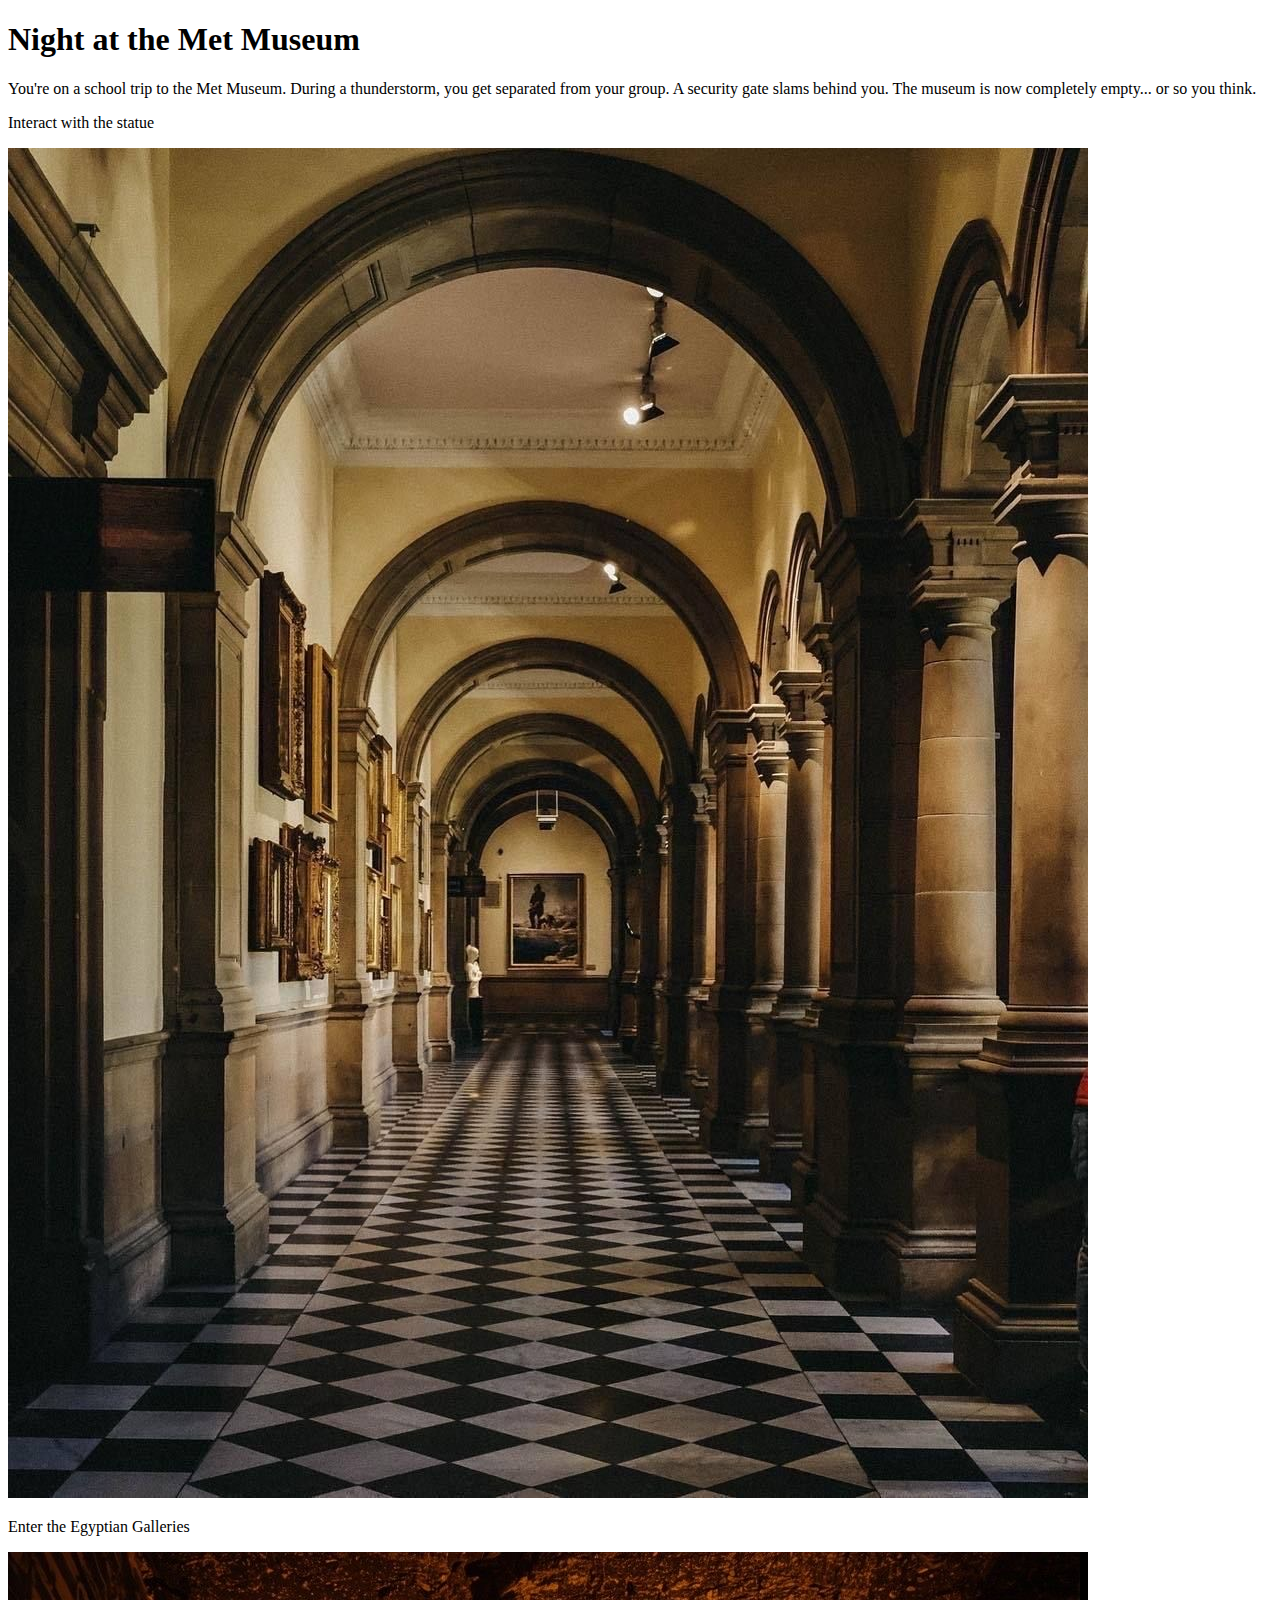
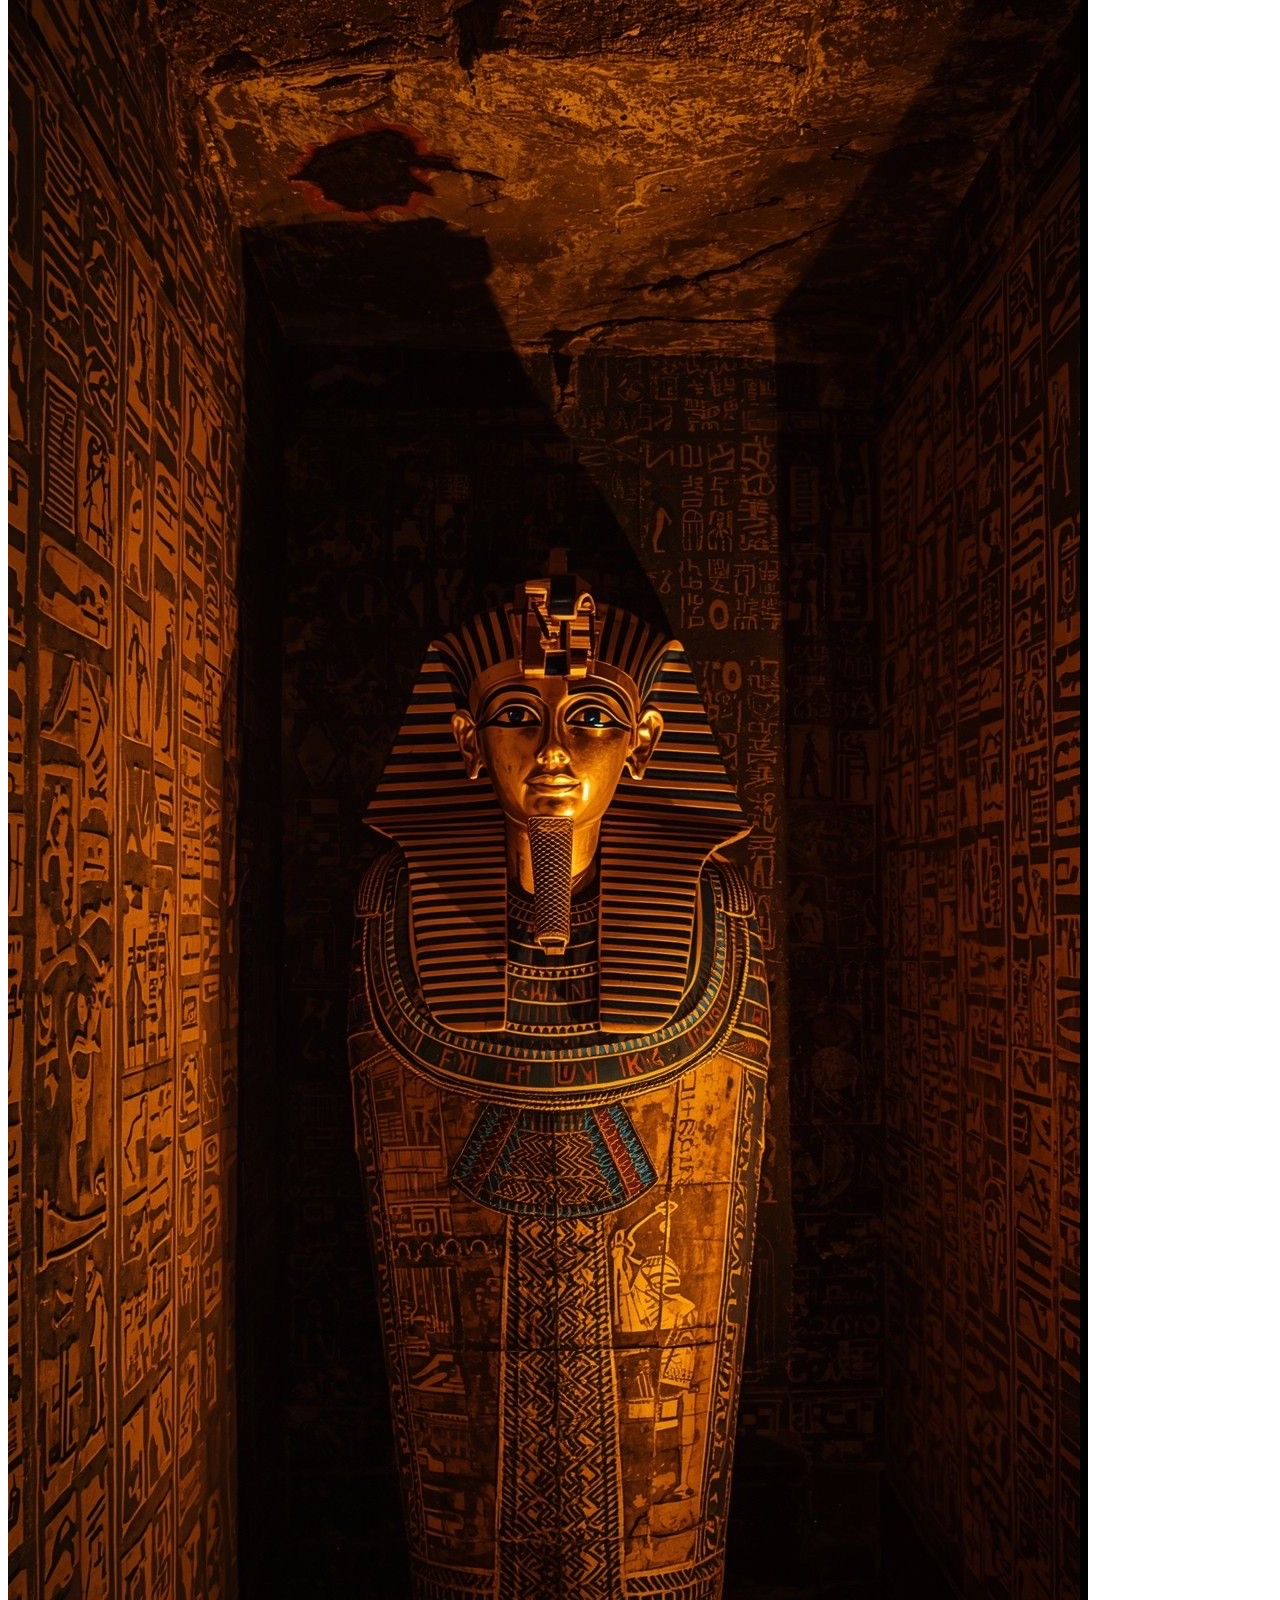
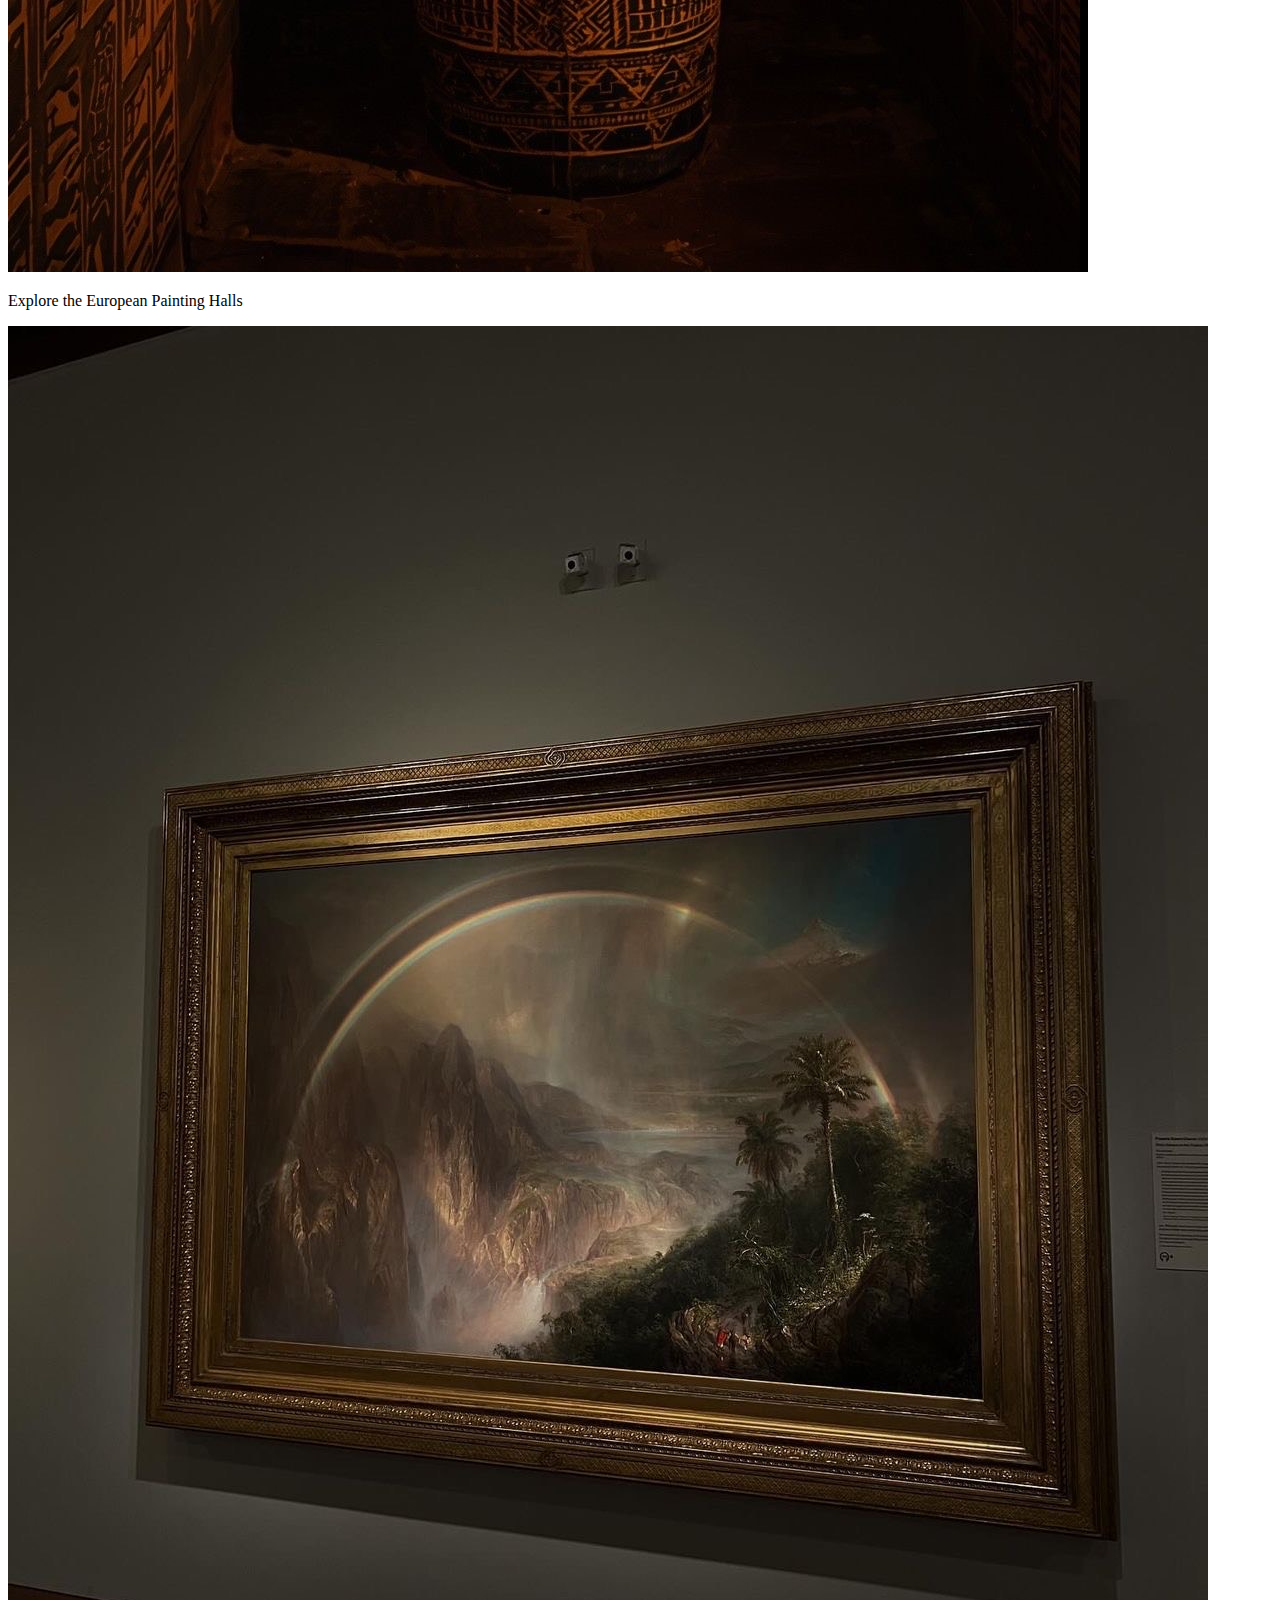
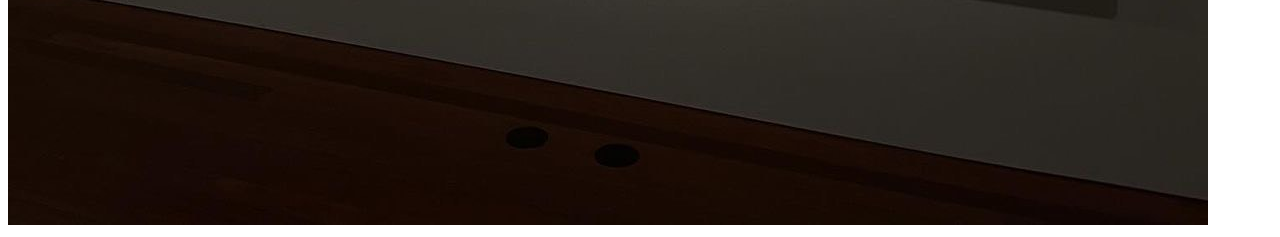
<file: index.html>
<!DOCTYPE html>
<html lang="en">
<head>
<meta charset="UTF-8">
<title>Night at the Met Museum</title>
<link rel="stylesheet" href="style.css">
</head>
<body>
<div class="container">
<h1>Night at the Met Museum</h1>
<p>
You're on a school trip to the Met Museum. 
During a thunderstorm, you get separated from your group.
A security gate slams behind you.
The museum is now completely empty... or so you think.
</p>
<p class="choice-text">Interact with the statue</p>
<a href="greek.html">
<img src="images/start.jpeg" alt="Greek Wing entrance" class="choice-img">
</a>
<p class="choice-text">Enter the Egyptian Galleries</p>
<a href="egypt.html">
<img src="images/egypt.jpeg" alt="Egyptian gallery" class="choice-img">
</a>
<p class="choice-text">Explore the European Painting Halls</p>
<a href="paintings.html">
<img src="images/paintings.jpeg" alt="Paintings hall" class="choice-img">
</a>
</div>
</body>
</html>
</file>
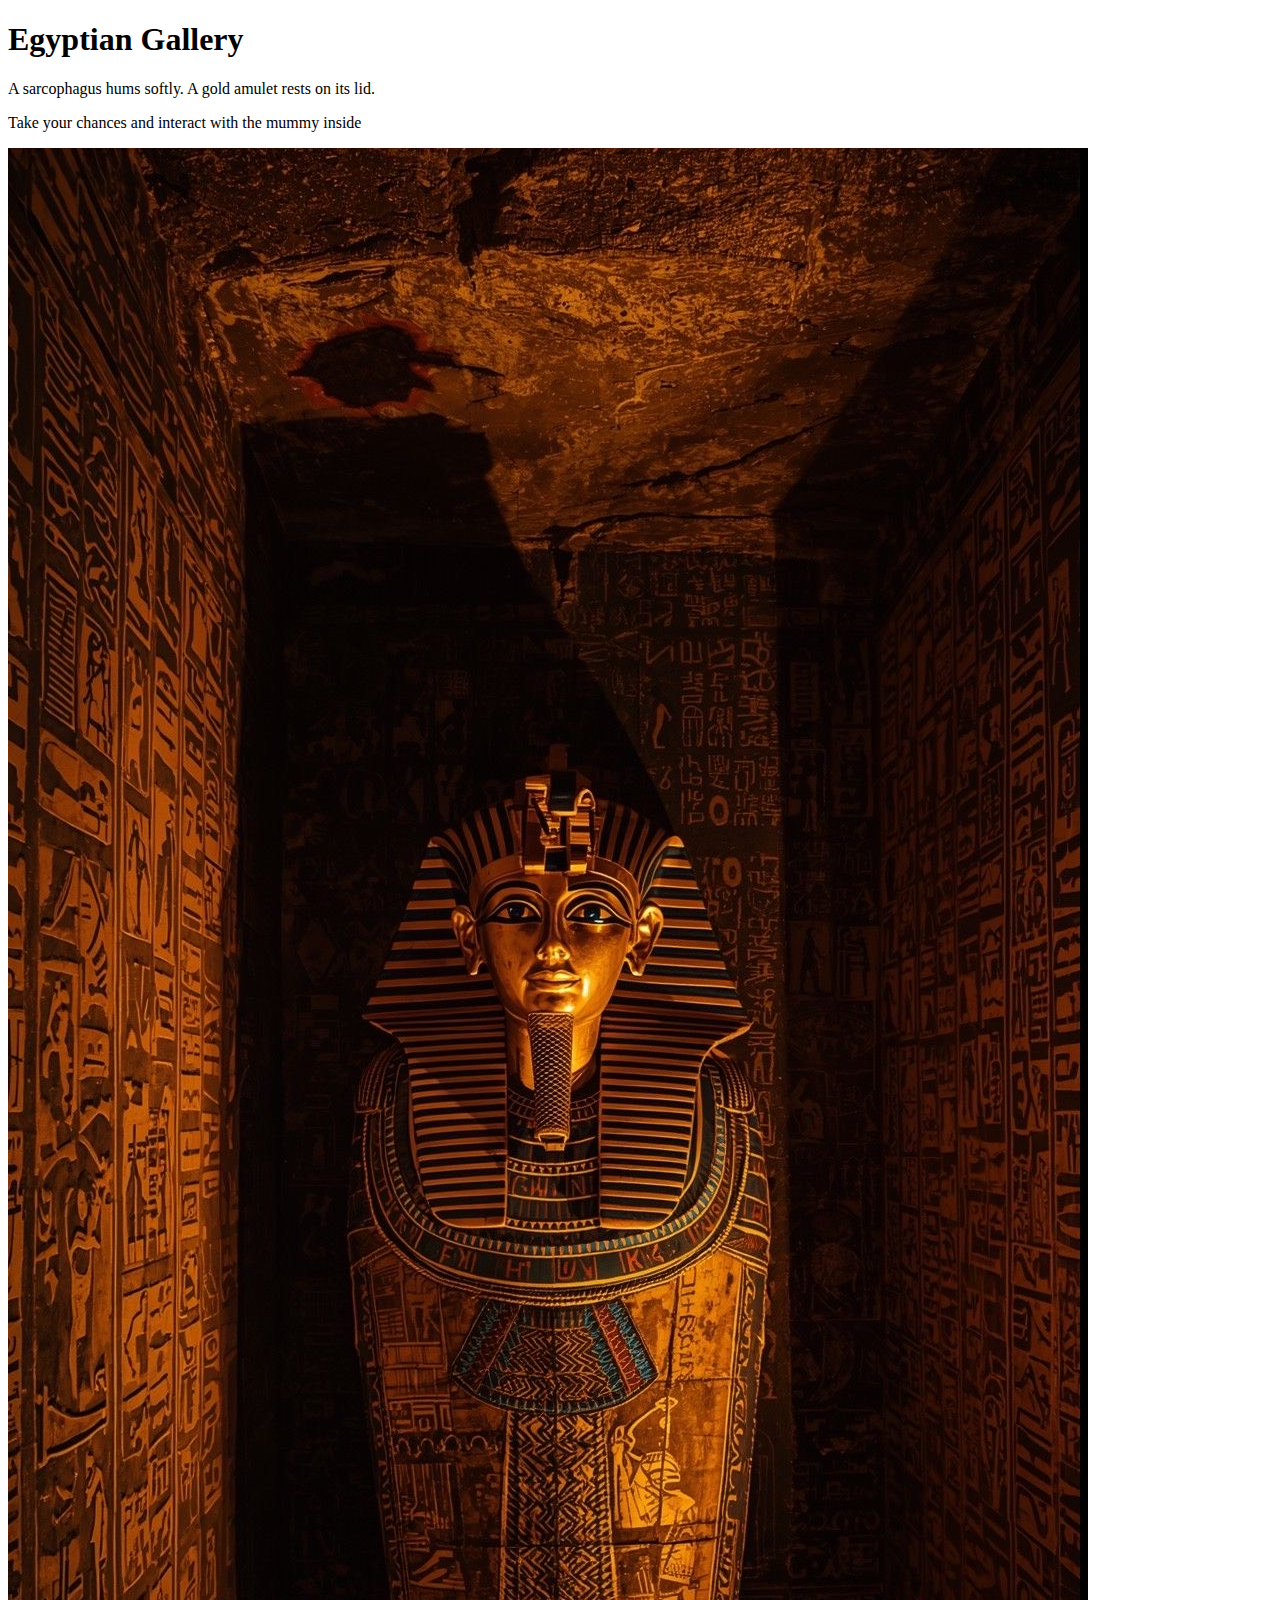
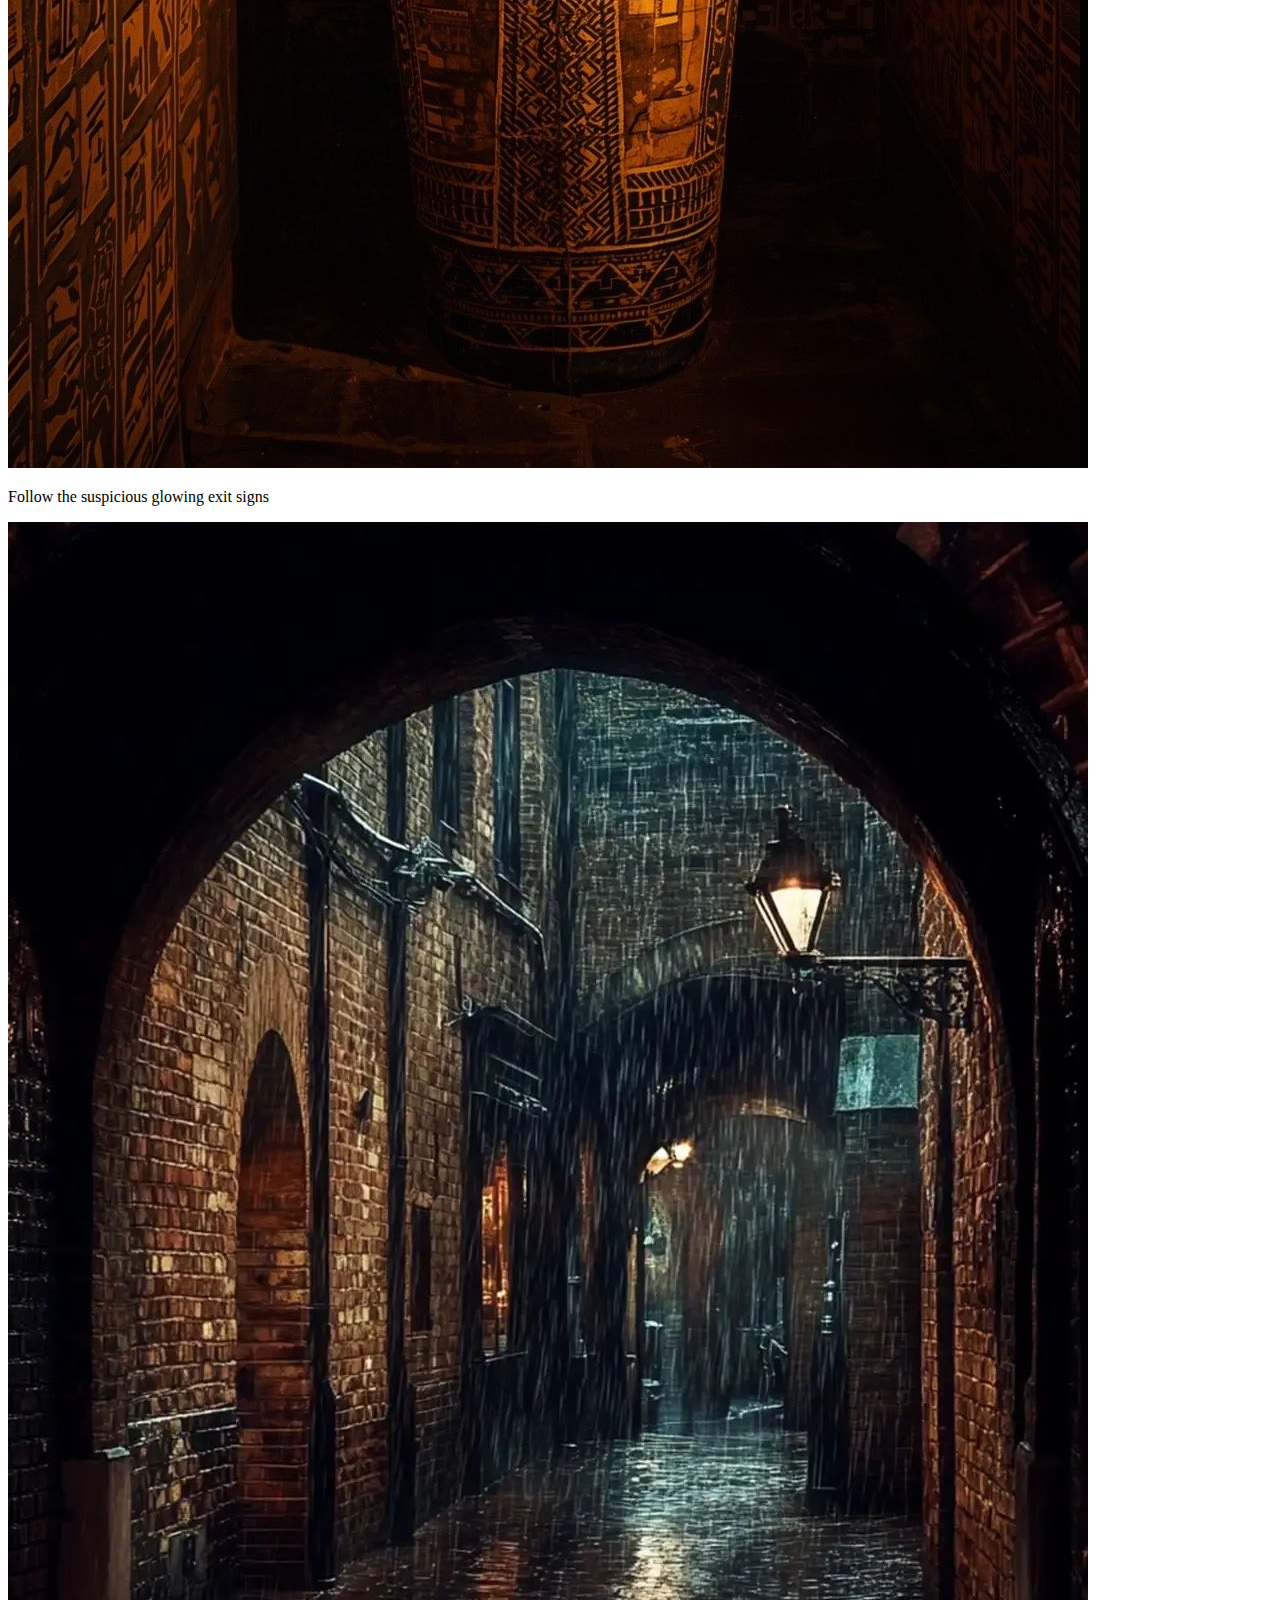
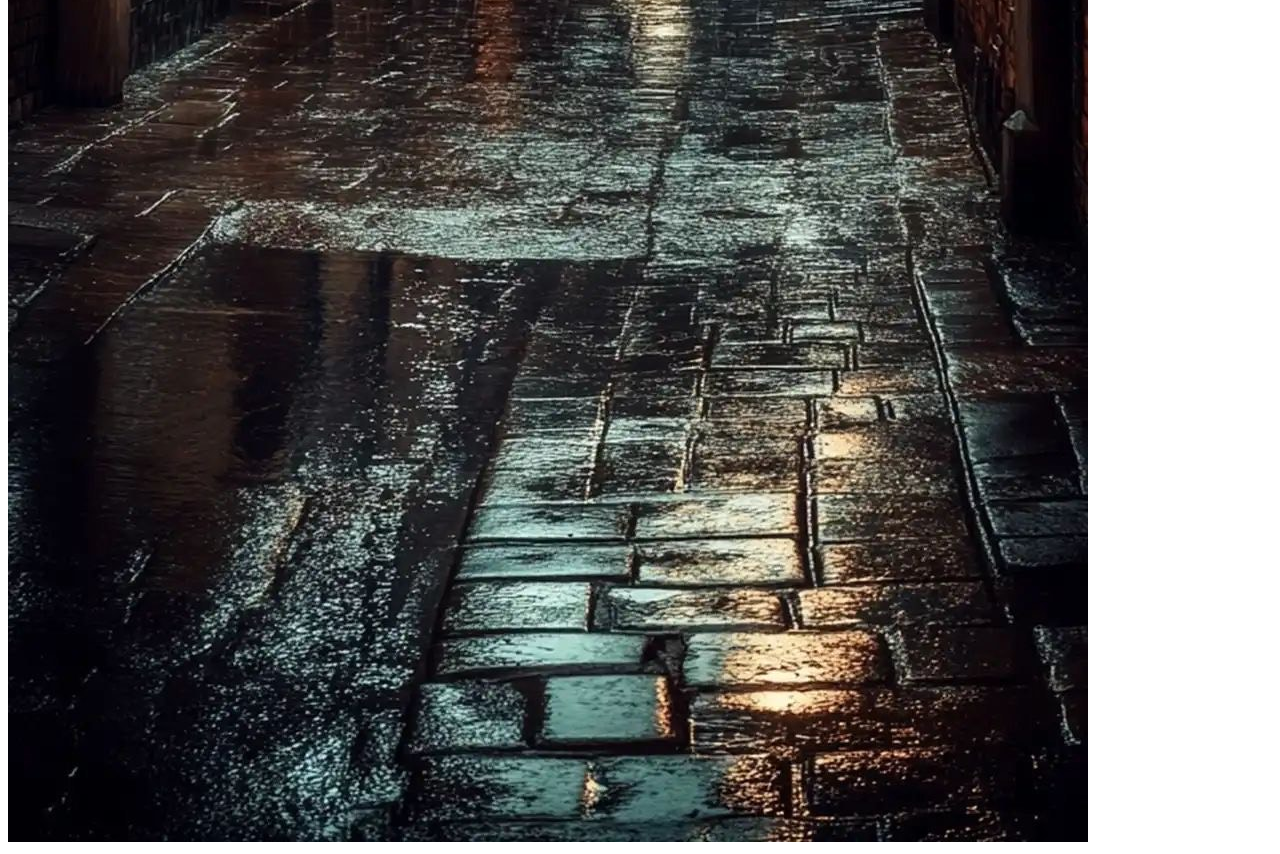
<file: egypt.html>
<!DOCTYPE html>
<html lang="en">
<head>
<meta charset="UTF-8">
<title>Egyptian Gallery</title>
<link rel="stylesheet" href="style.css">
</head>
<body>
<div class="container">
<h1>Egyptian Gallery</h1>
<p>
A sarcophagus hums softly.
A gold amulet rests on its lid.
</p>
<p class="choice-text">Take your chances and interact with the mummy inside</p>
<a href="mummy-choice.html">
<img src="images/egypt.jpeg" alt="Glowing sarcophagus" class="choice-img">
</a>
<p class="choice-text">Follow the suspicious glowing exit signs</p>
<a href="escape.html">
<img src="images/escape.jpeg" alt="Emergency exit sign" class="choice-img">
</a>
</div>
</body>
</html>
</file>
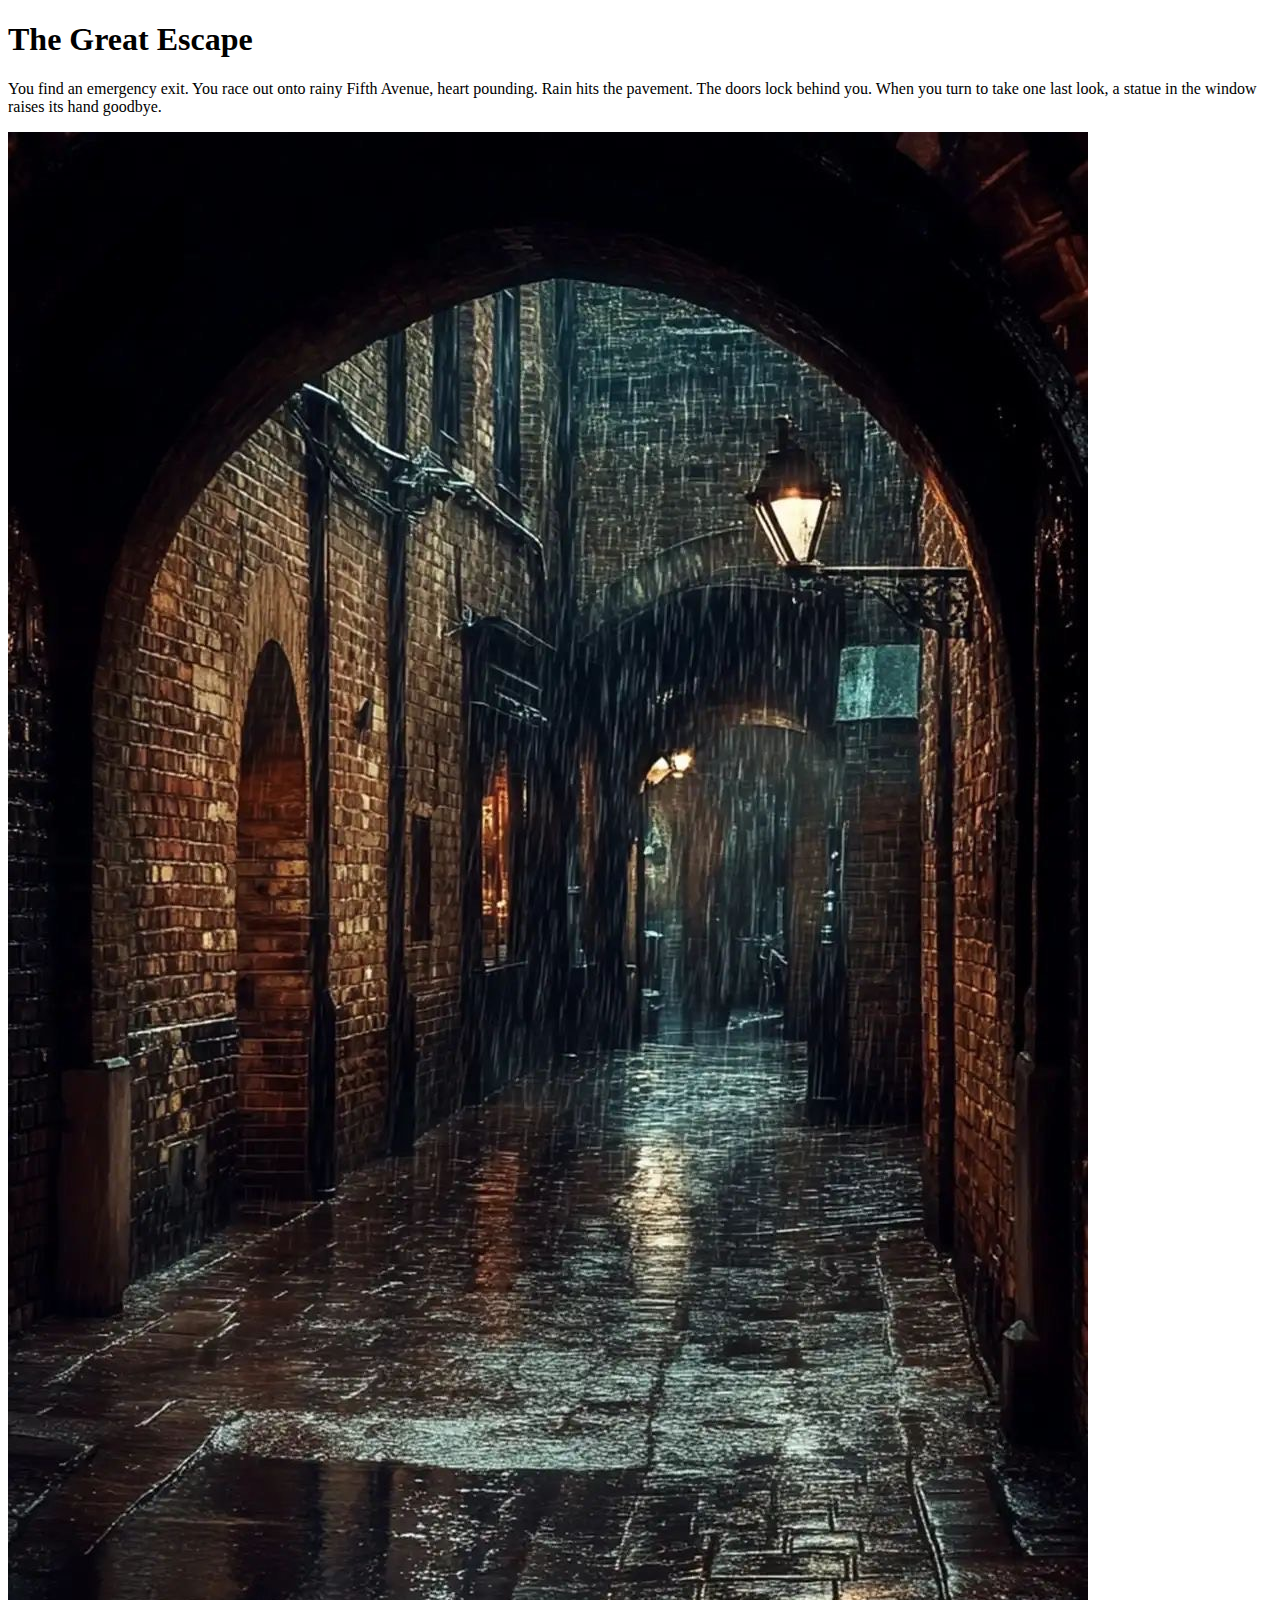
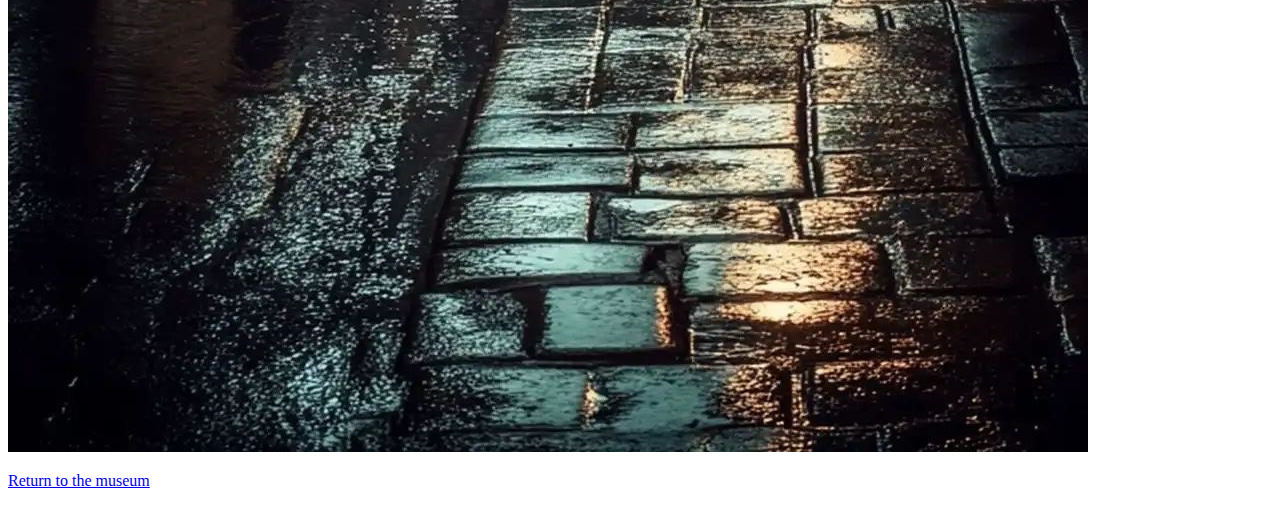
<file: escape.html>
<!DOCTYPE html>
<html lang="en">
<head>
<meta charset="UTF-8">
<title>The Escape</title>
<link rel="stylesheet" href="style.css">
</head>
<body>
<div class="container">
<h1>The Great Escape</h1>
<p>
You find an emergency exit.
You race out onto rainy Fifth Avenue, heart pounding.
Rain hits the pavement.
The doors lock behind you.
When you turn to take one last look, a statue in the window raises its hand goodbye.
</p>

<img src="images/escape.jpeg" alt="Rainy street outside museum" class="choice-img">

<a href="index.html">
<p>Return to the museum</p>
</a>
</div>
</body>
</html>
</file>
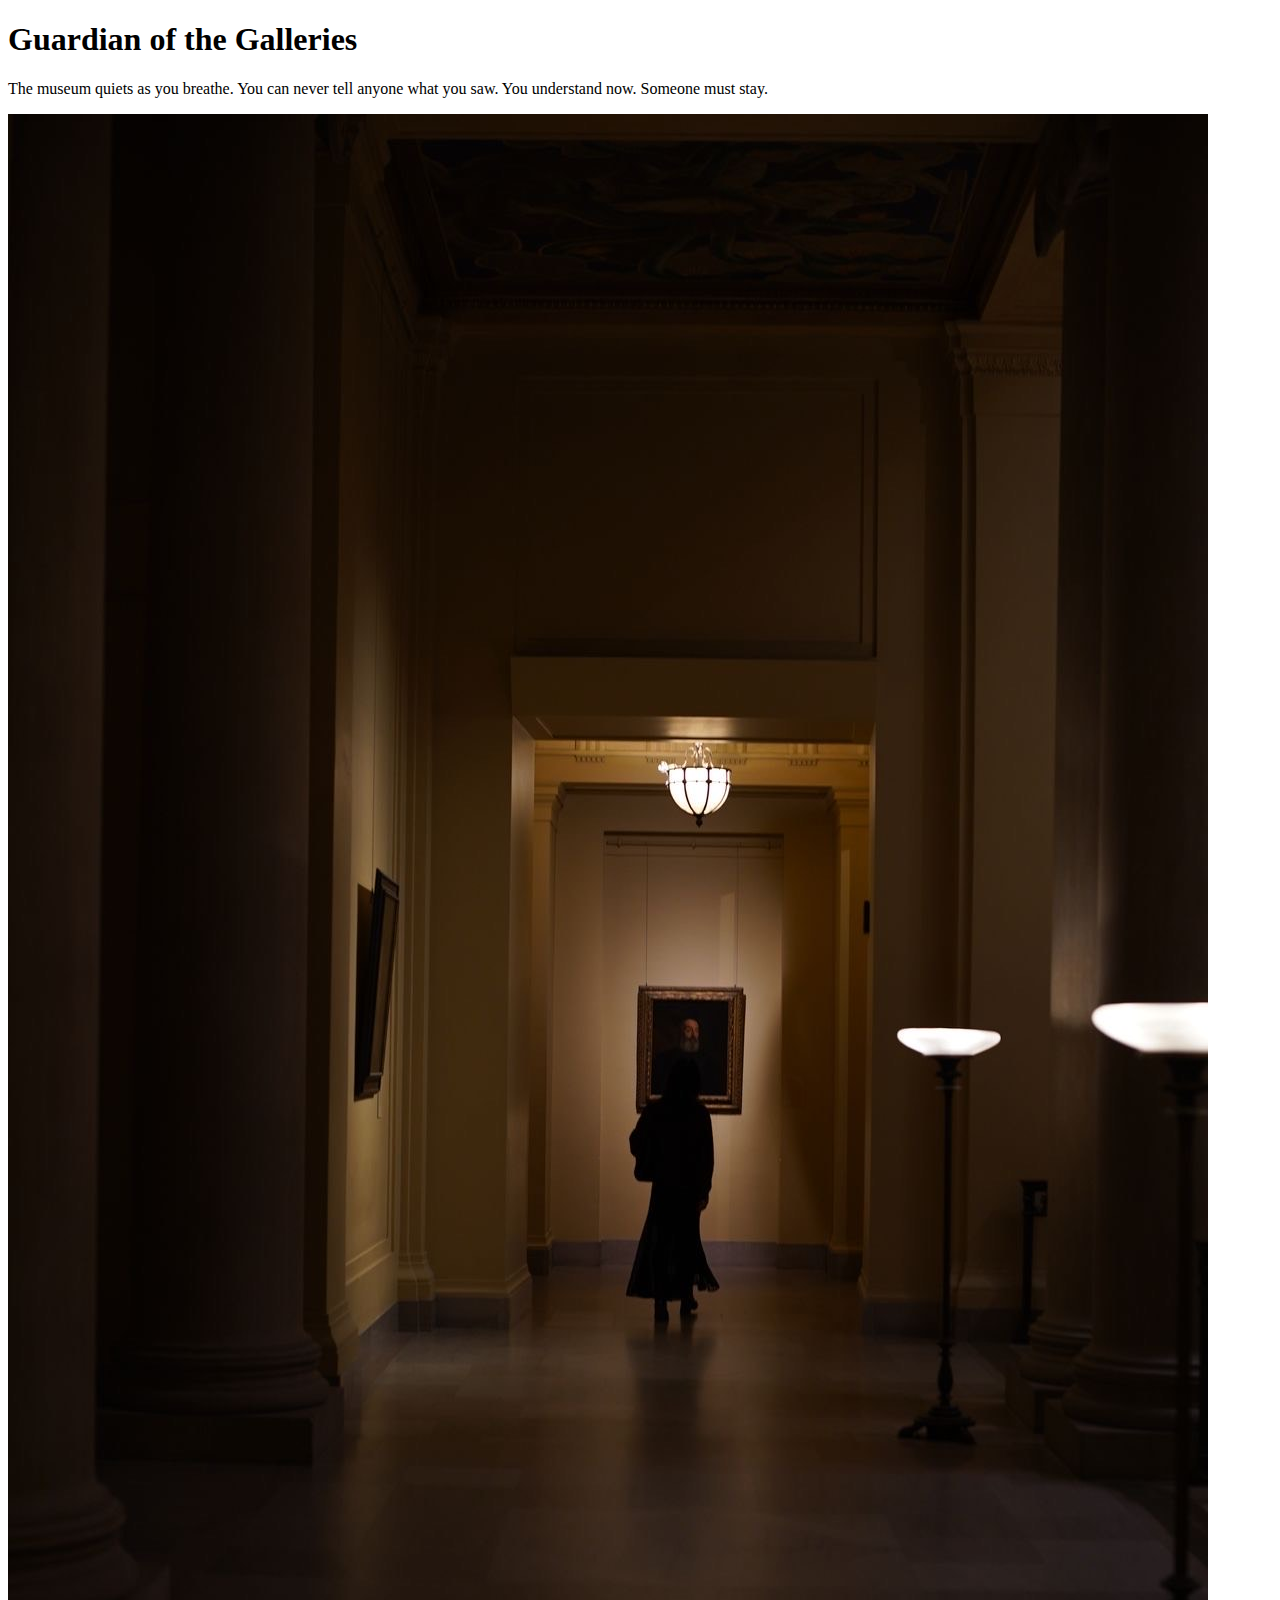
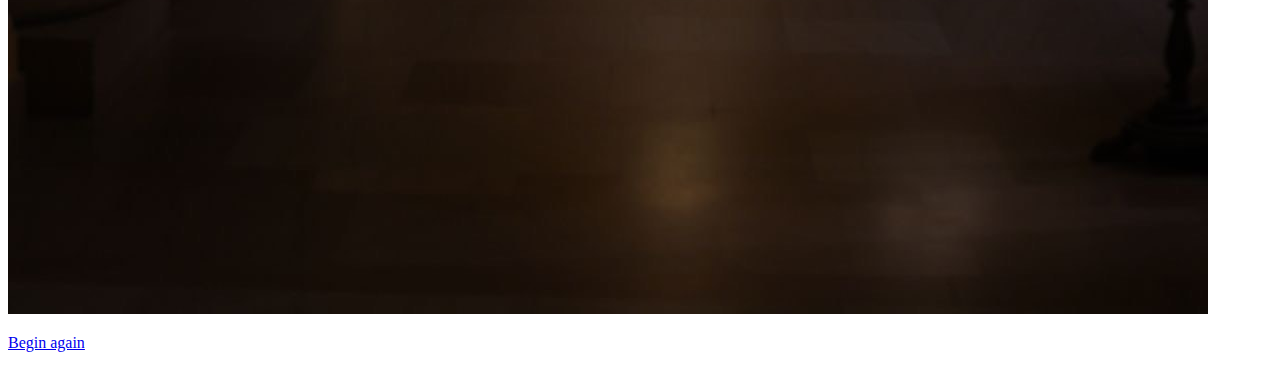
<file: guardian.html>
<!DOCTYPE html>
<html lang="en">
<head>
<meta charset="UTF-8">
<title>Guardian of the Museum</title>
<link rel="stylesheet" href="style.css">
</head>
<body>
<div class="container">
<h1>Guardian of the Galleries</h1>
<p>
The museum quiets as you breathe. You can never tell anyone what you saw.
You understand now.
Someone must stay.
</p>

<img src="images/guardian.jpeg" alt="Guardian symbol" class="choice-img">

<a href="index.html">
<p>Begin again</p>
</a>
</div>
</body>
</html>
</file>
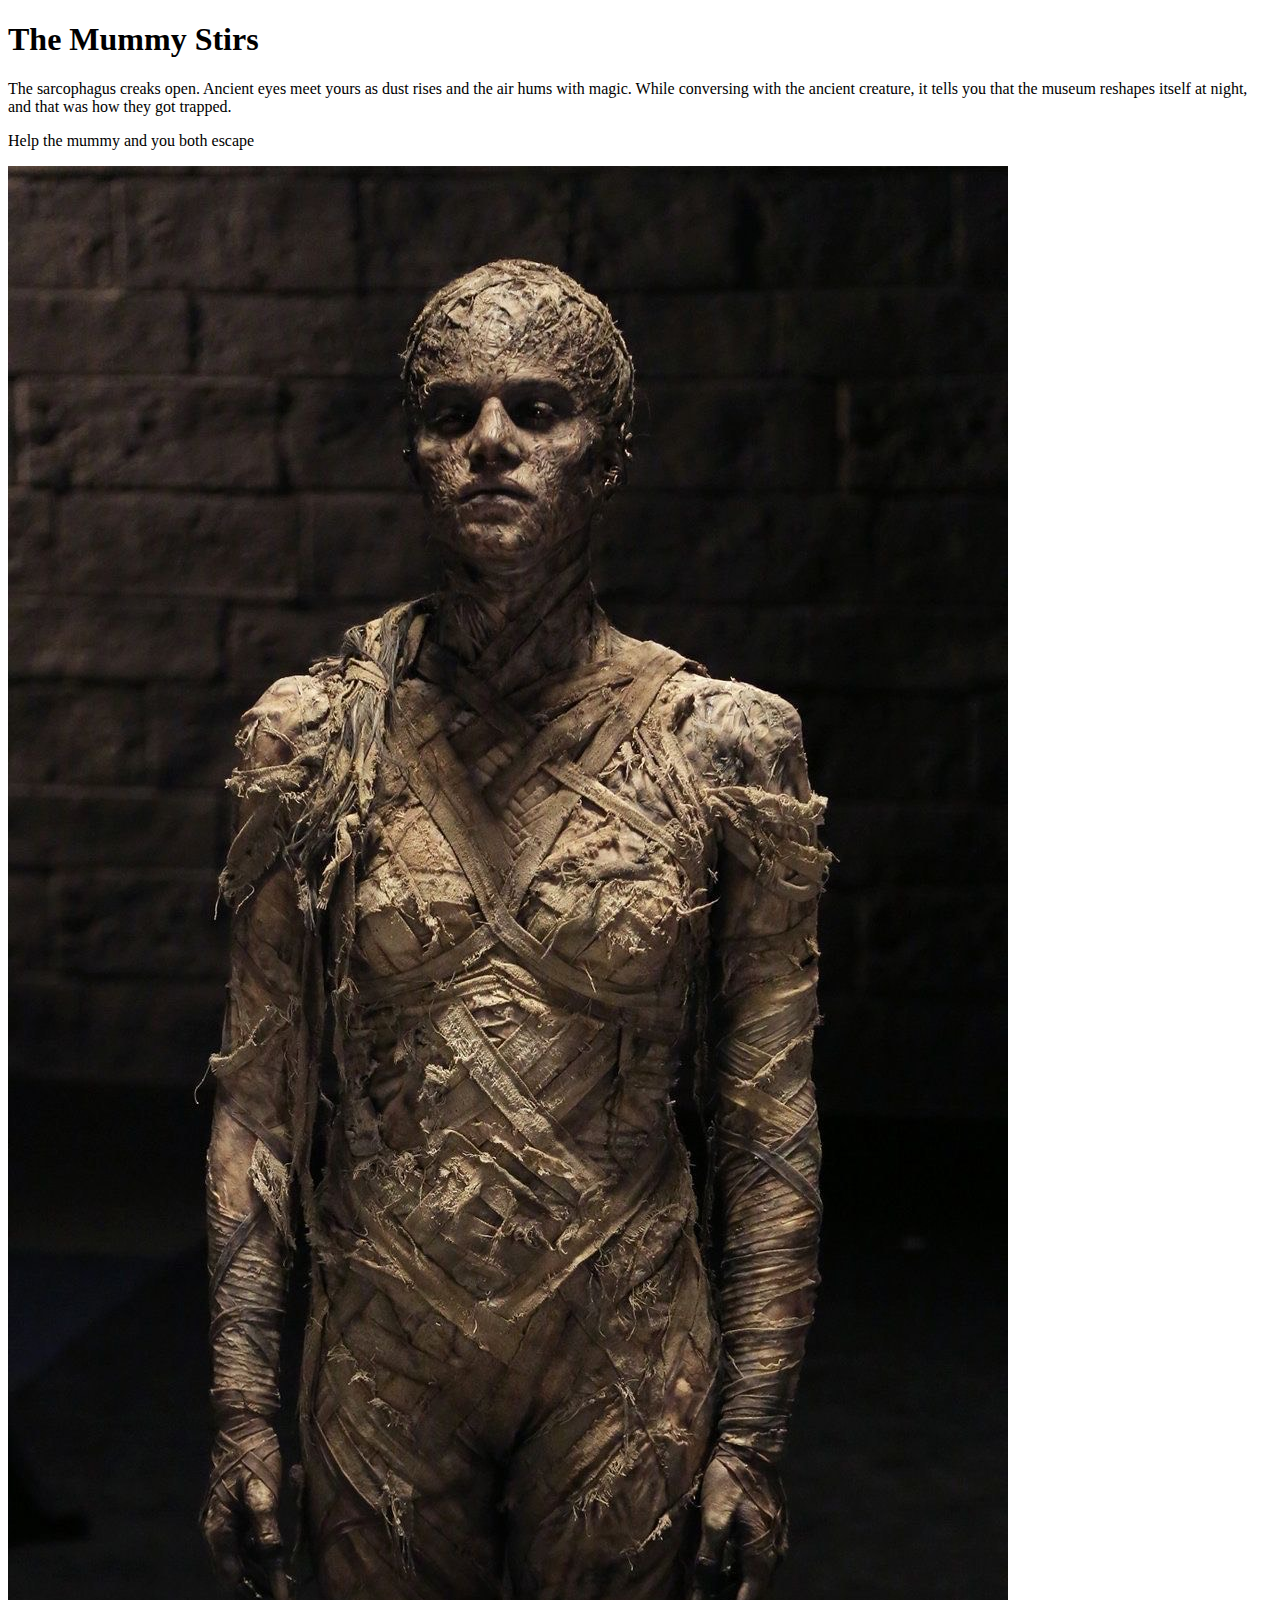
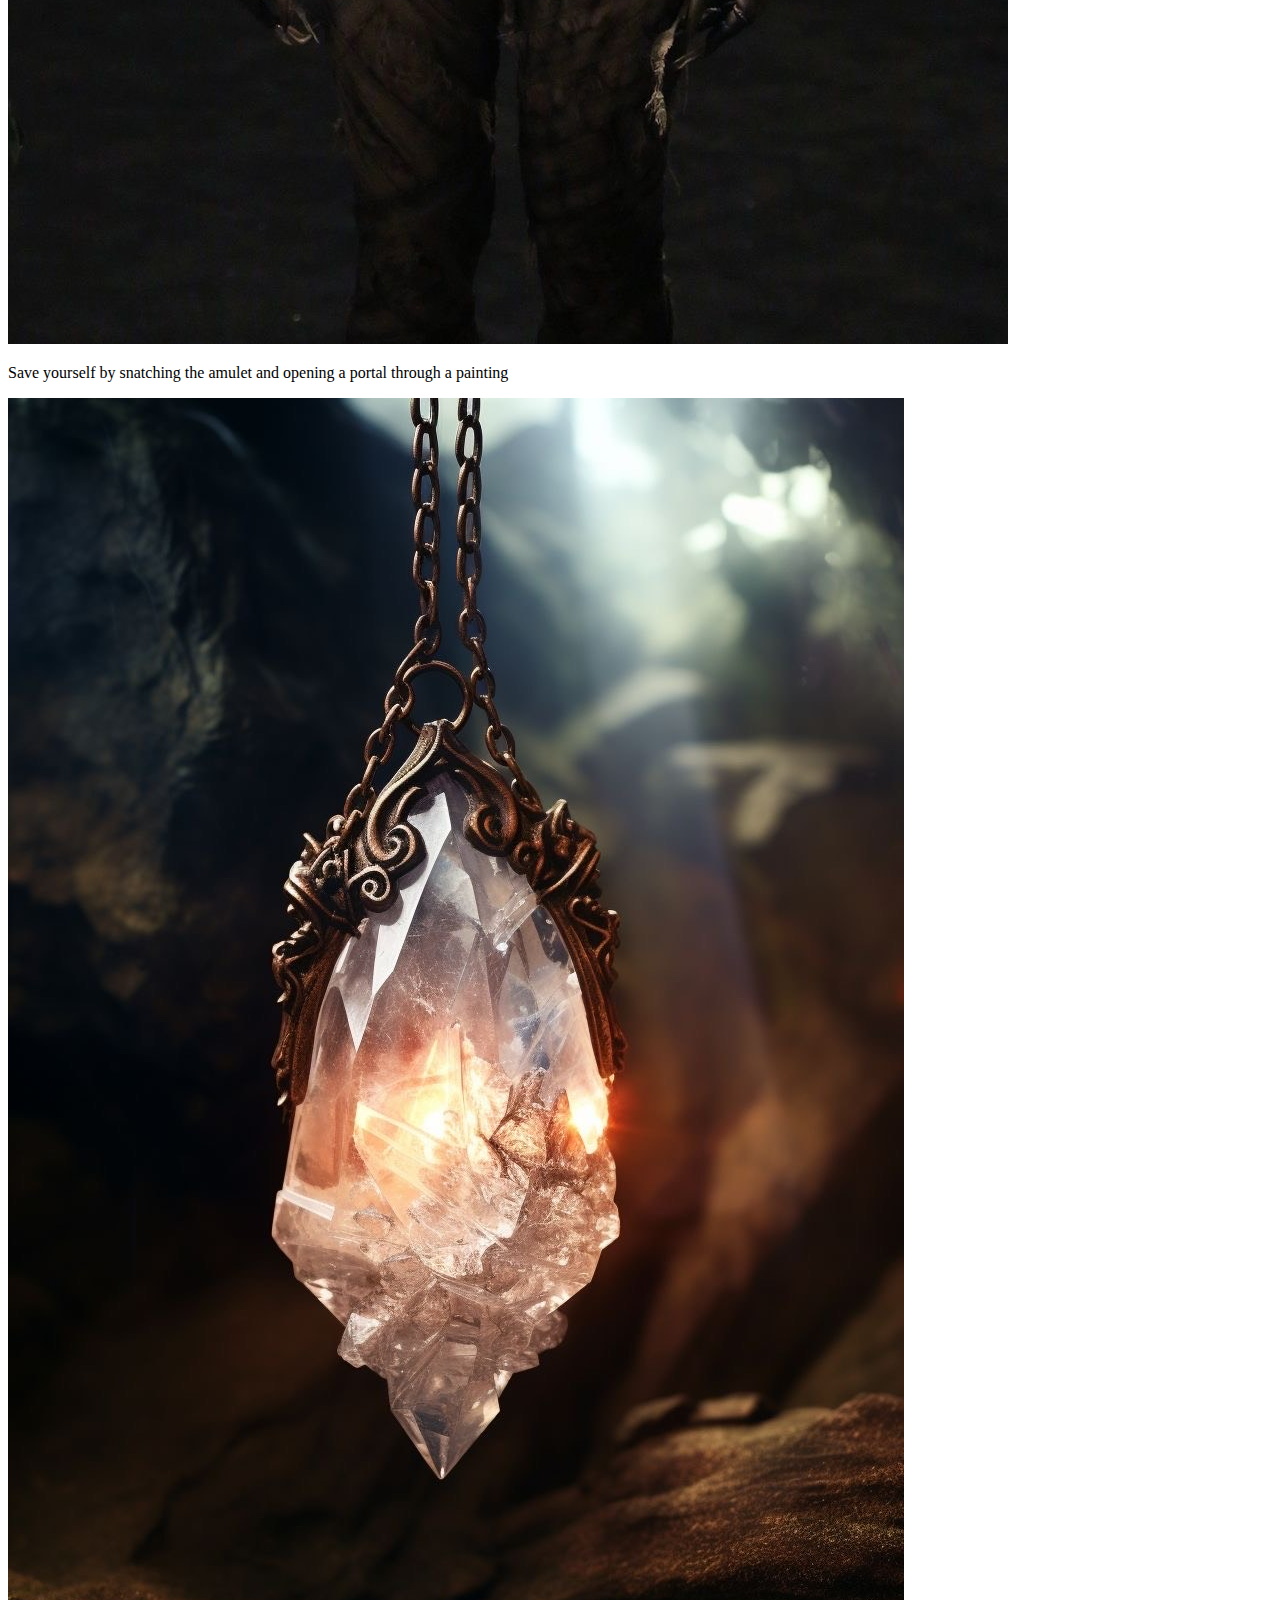
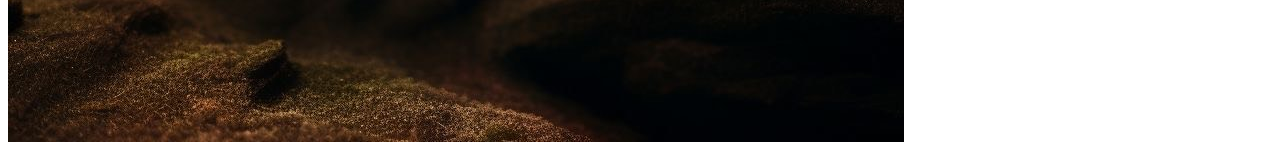
<file: mummy-choice.html>
<!DOCTYPE html>
<html lang="en">
<head>
<meta charset="UTF-8">
<title>The Mummy Stirs</title>
<link rel="stylesheet" href="style.css">
</head>
<body>

<div class="container">
<h1>The Mummy Stirs</h1>

<p>
The sarcophagus creaks open.
Ancient eyes meet yours as dust rises and the air hums with magic.
While conversing with the ancient creature, it tells you that the museum reshapes itself at night, and that was how they got trapped.  
</p>
<!-- Choice 1: Talk to the mummy -->
<p class="choice-text">Help the mummy and you both escape</p>
<a href="escape.html">
<img src="images/mummy.jpeg" class="choice-img" alt="Egyptian mummy">
</a>

<!-- Choice 2: Snatch the amulet -->
<p class="choice-text">Save yourself by snatching the amulet and opening a portal through a painting</p>
<a href="trapped.html">
<img src="images/amulet.jpeg" class="choice-img" alt="Ancient amulet">
</a>

</div>

</body>
</html>
</file>
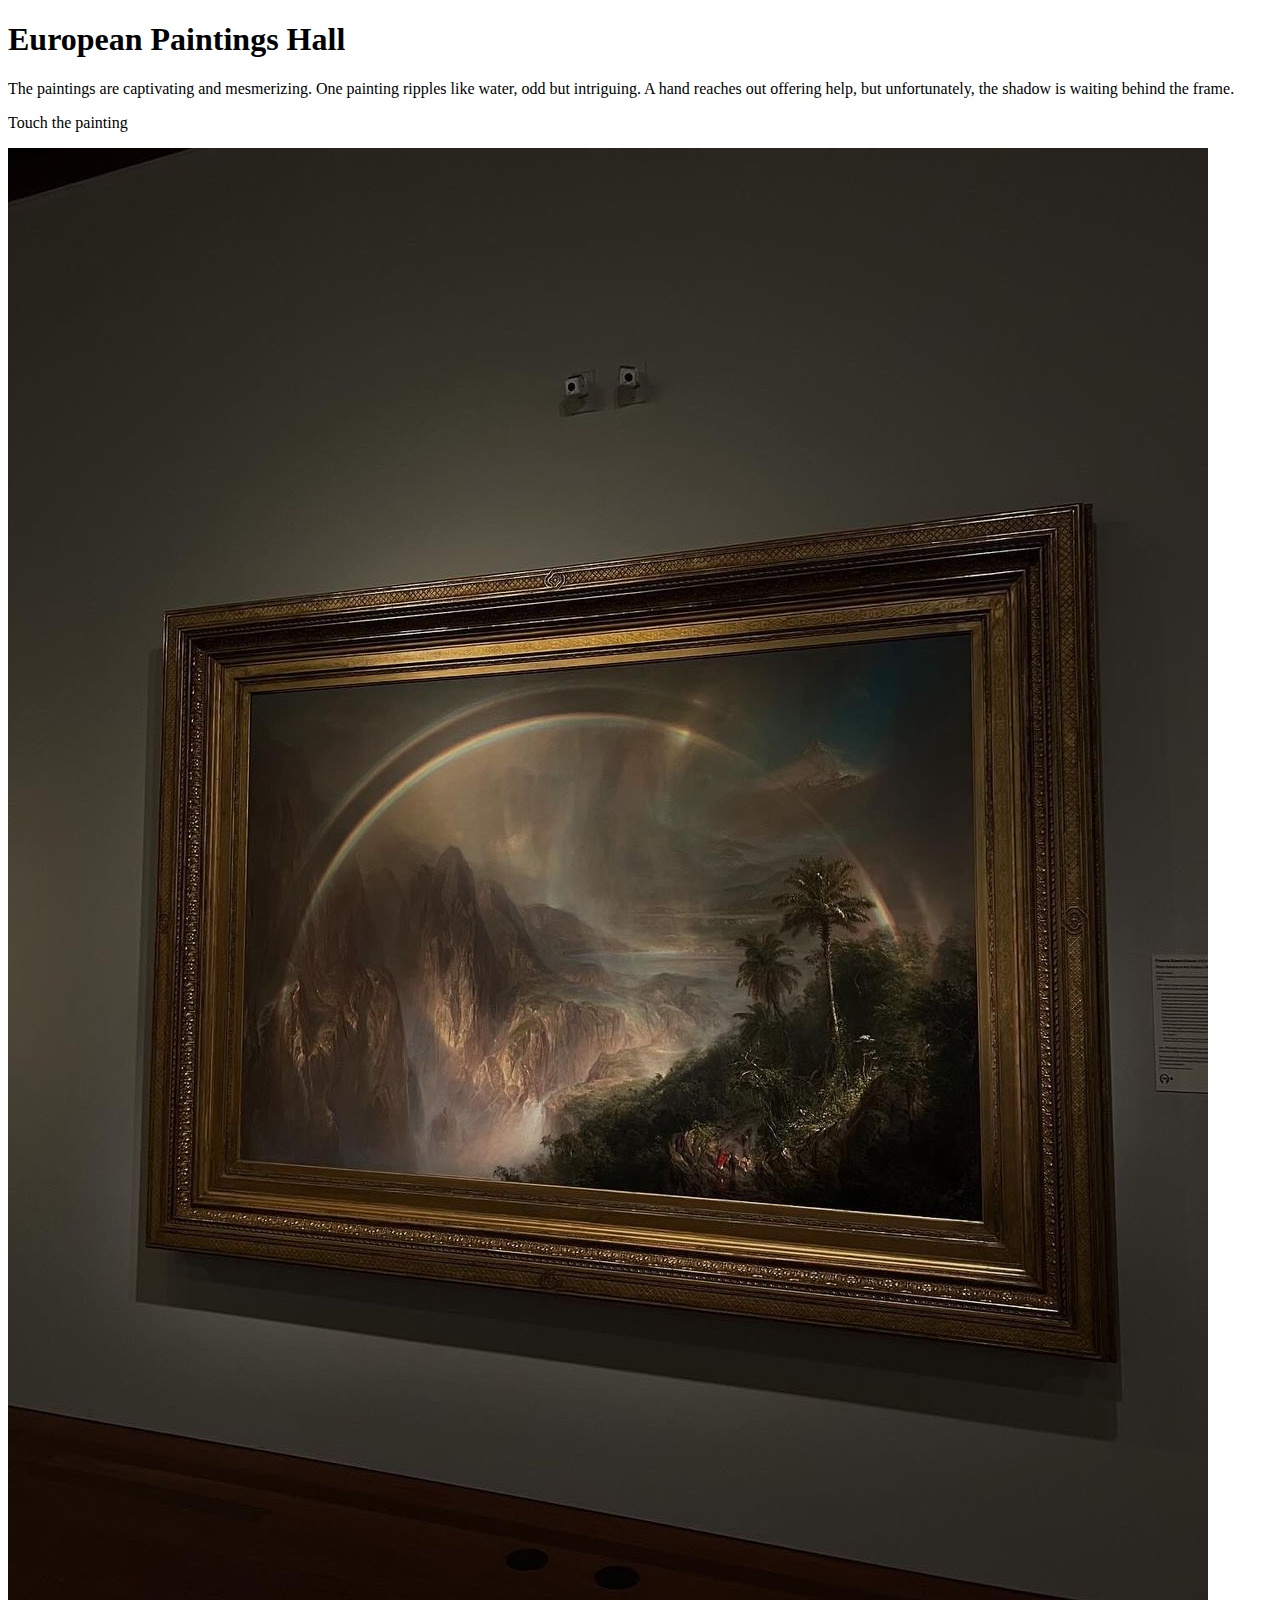
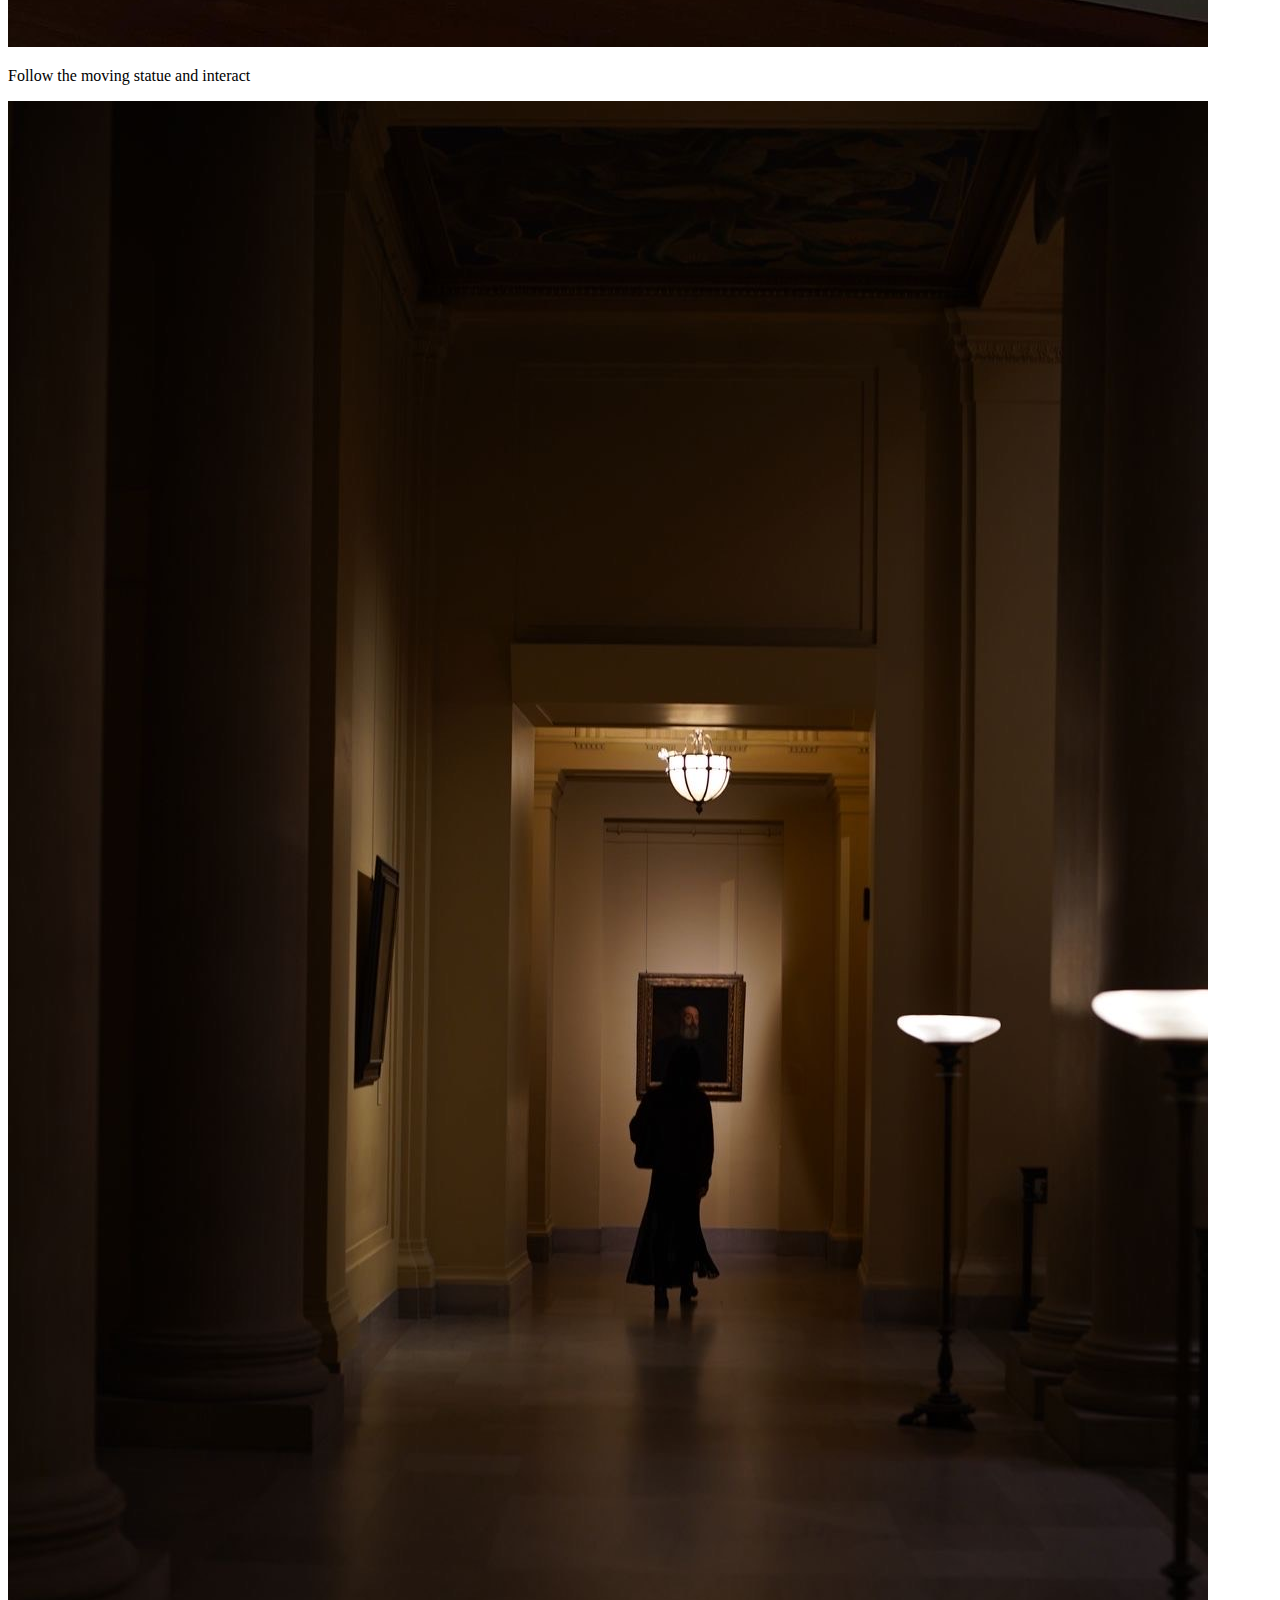
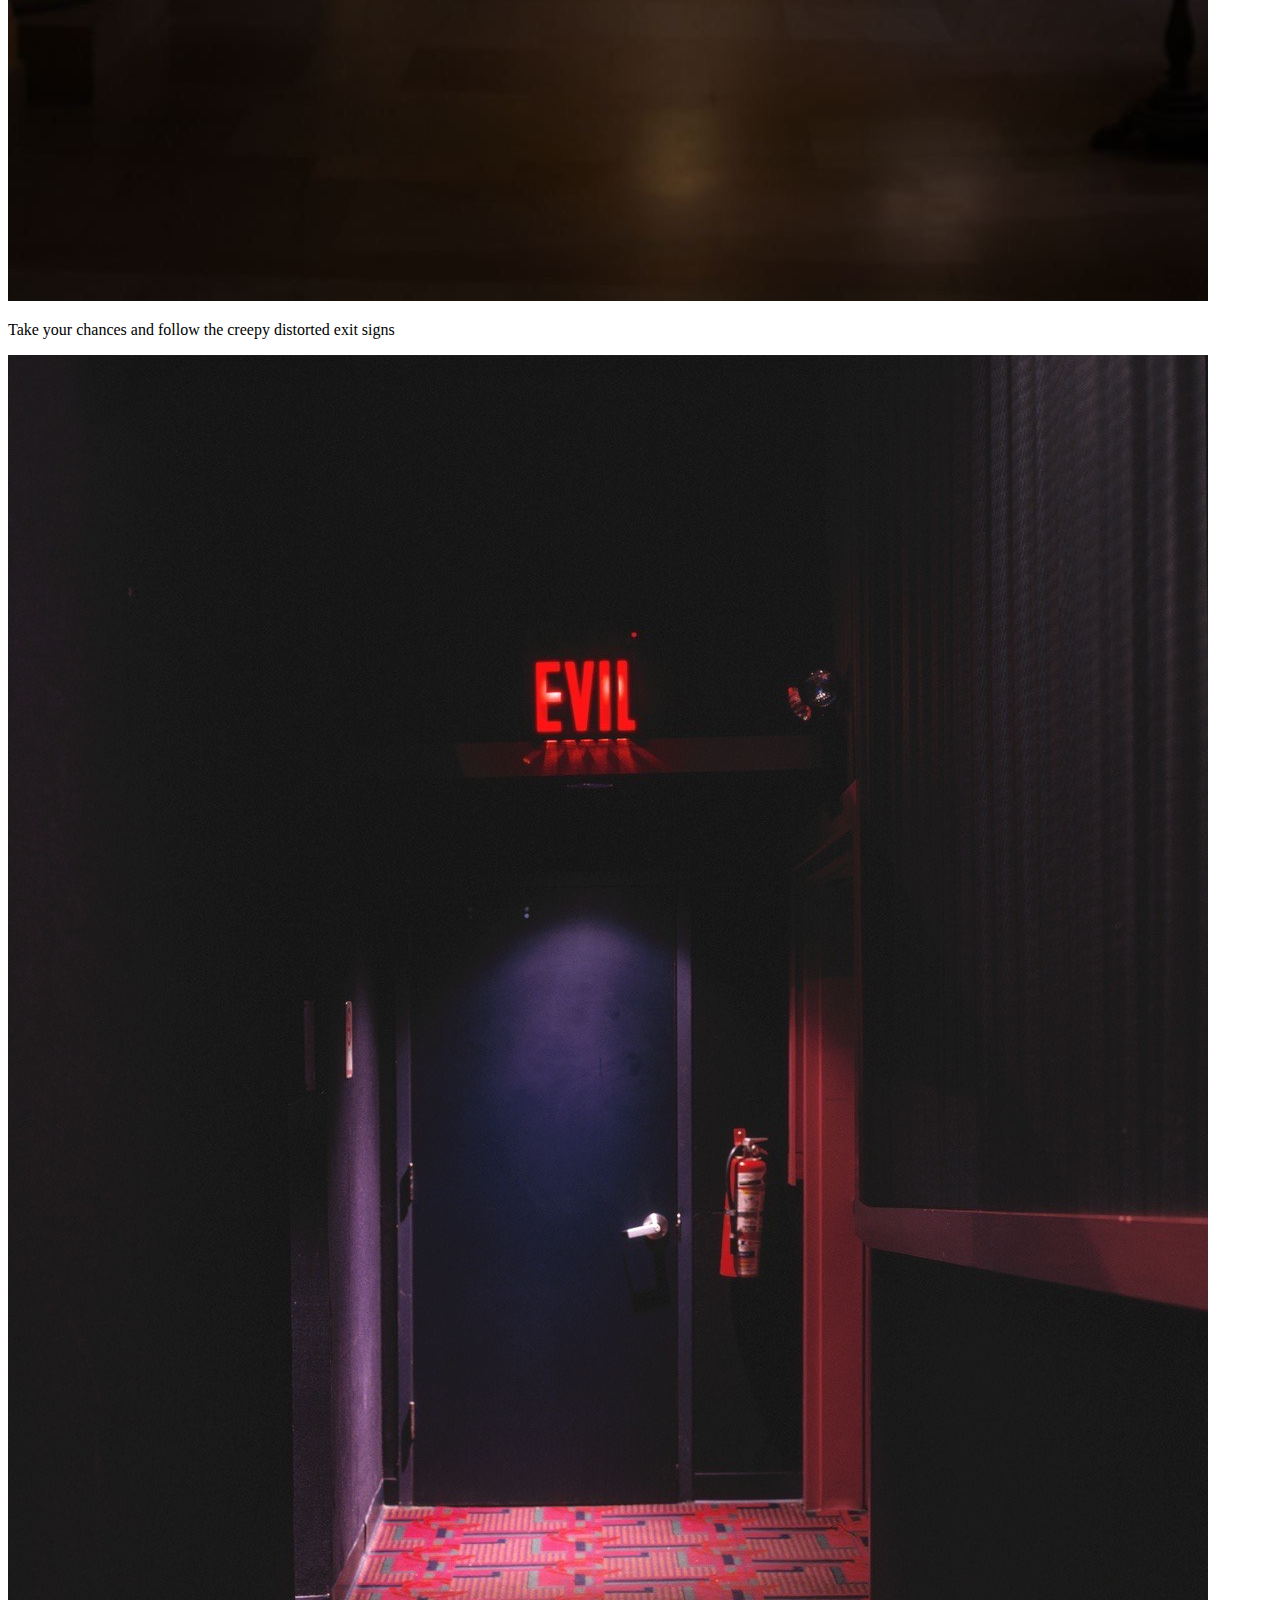
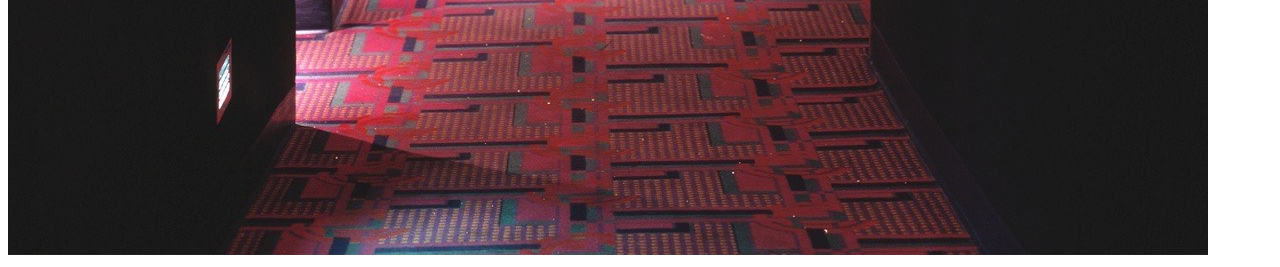
<file: paintings.html>
<!DOCTYPE html>
<html lang="en">
<head>
<meta charset="UTF-8">
<title>European Paintings Hall</title>
<link rel="stylesheet" href="style.css">
</head>
<body>
<div class="container">
<h1>European Paintings Hall</h1>
<p>
The paintings are captivating and mesmerizing.
One painting ripples like water, odd but intriguing.
A hand reaches out offering help, but unfortunately, the shadow is waiting behind the frame.
</p>
<p class="choice-text">Touch the painting</p>
<a href="trapped.html">
<img src="images/paintings.jpeg" alt="Rippling painting" class="choice-img">
</a>
<p class="choice-text">Follow the moving statue and interact</p>
<a href="guardian.html">
<img src="images/guardian.jpeg" alt="Curator shadow" class="choice-img">
</a>
<p class="choice-text">Take your chances and follow the creepy distorted exit signs</p>
<a href="escape.html">
<img src="images/exit.jpeg" alt="Stairwell exit" class="choice-img">
</a>
</div>
</body>
</html>
</file>
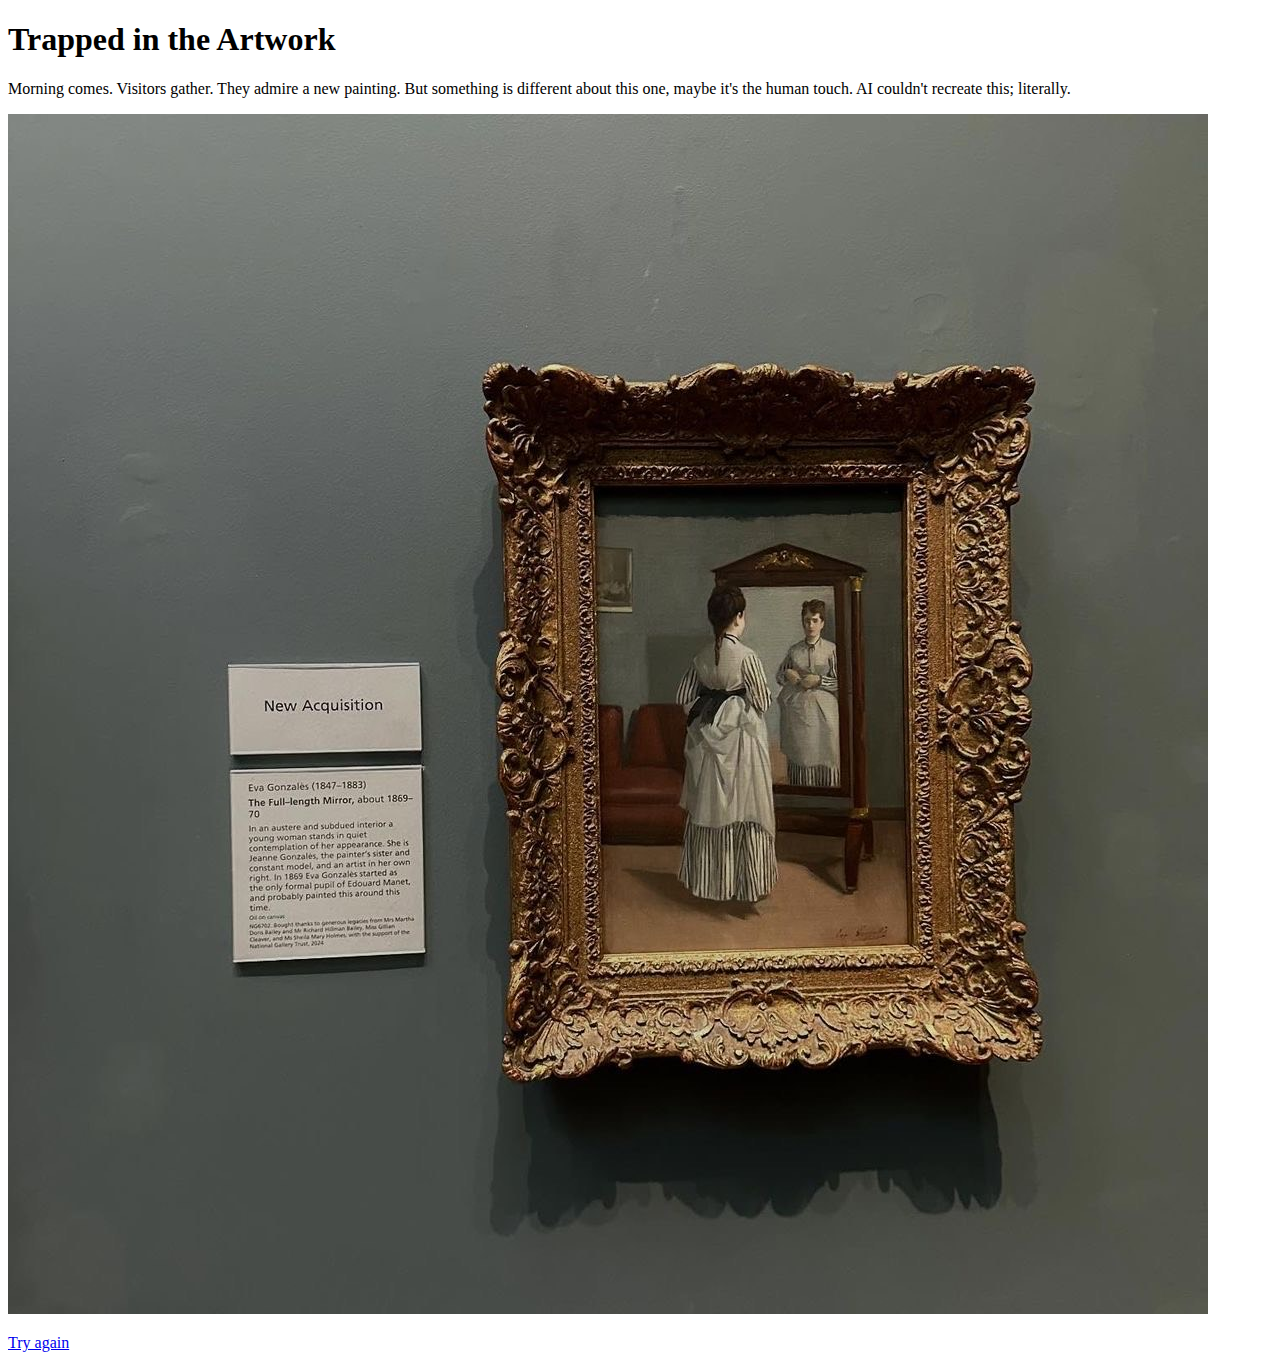
<file: trapped.html>
<!DOCTYPE html>
<html lang="en">
<head>
<meta charset="UTF-8">
<title>Trapped in the Rippled Painting</title>
<link rel="stylesheet" href="style.css">
</head>
<body>
<div class="container">
<h1>Trapped in the Artwork</h1>
<p>
Morning comes.
Visitors gather.
They admire a new painting.
But something is different about this one, maybe it's the human touch. AI couldn't recreate this; literally. 
</p>

<img src="images/trapped.jpeg" alt="Person inside painting" class="choice-img">

<a href="index.html">
<p>Try again</p>
</a>
</div>
</body>
</html>
</file>
<file: style.css>

</file>
